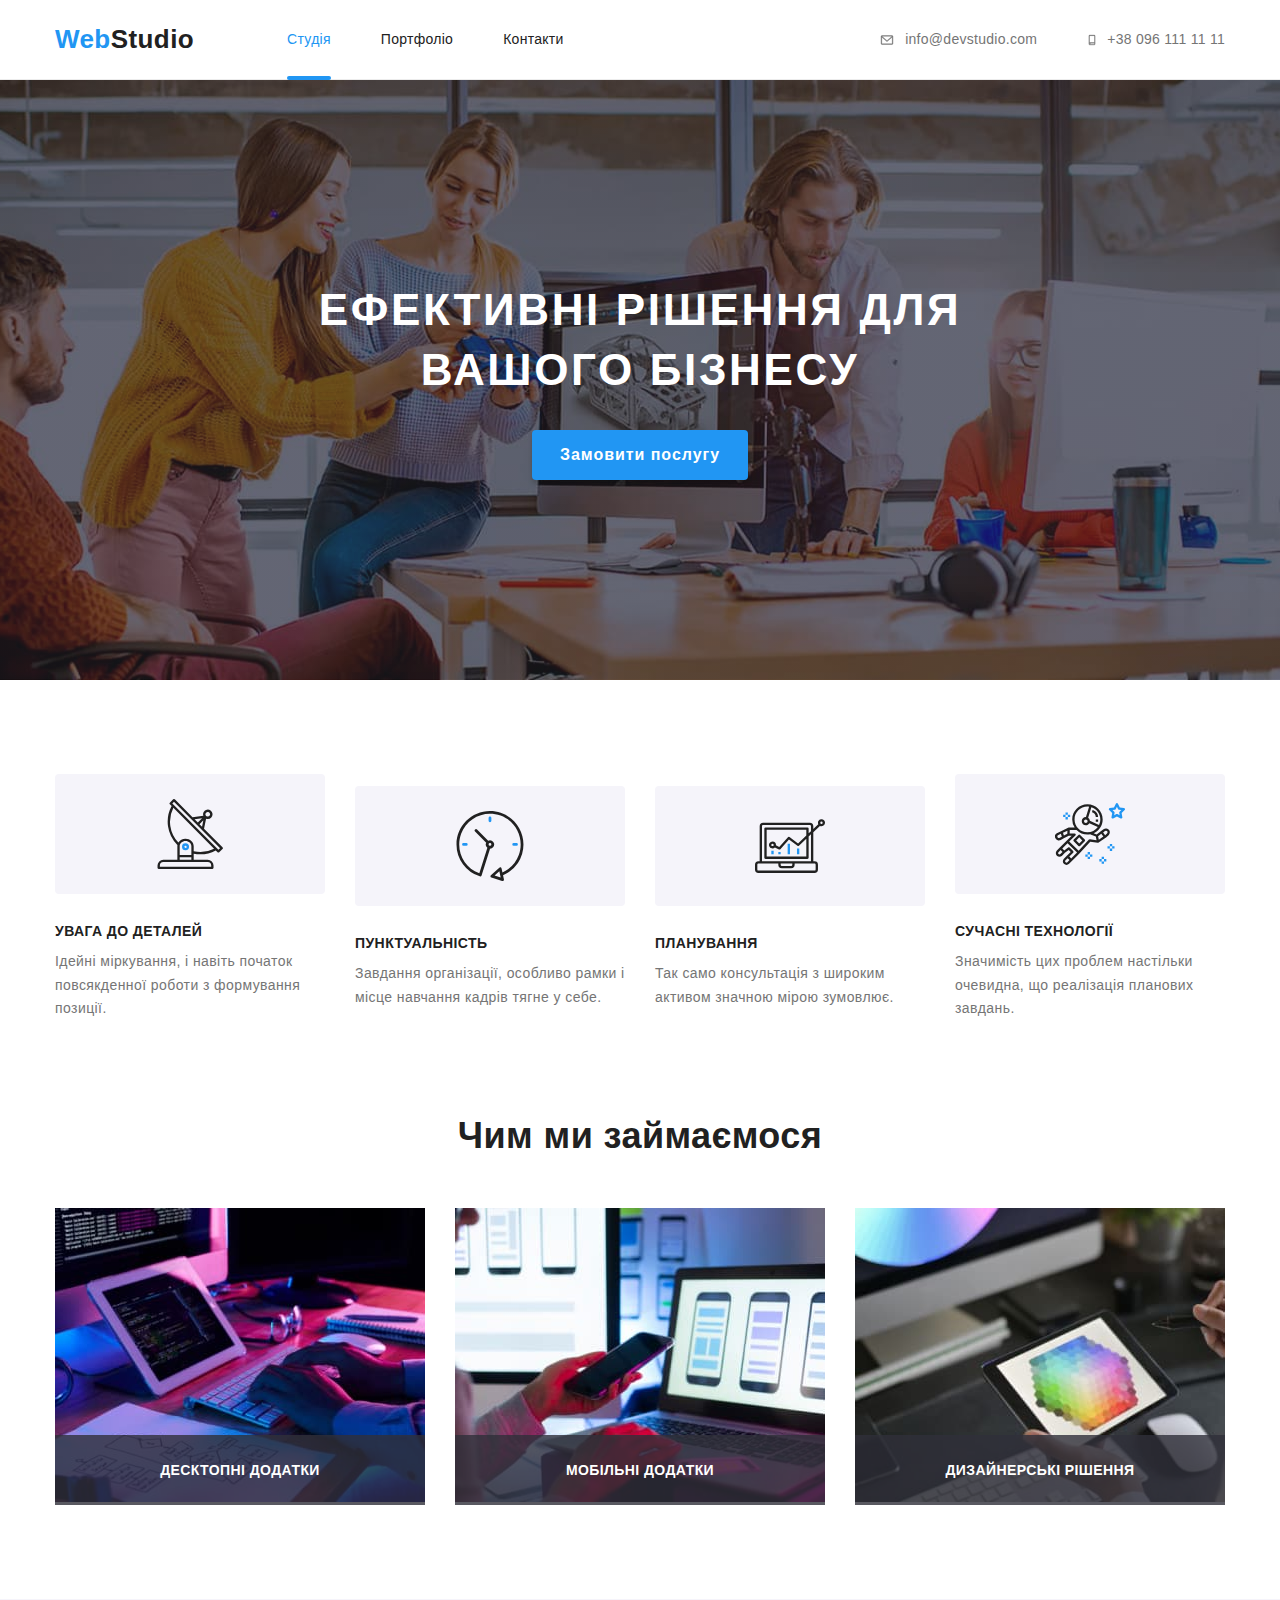
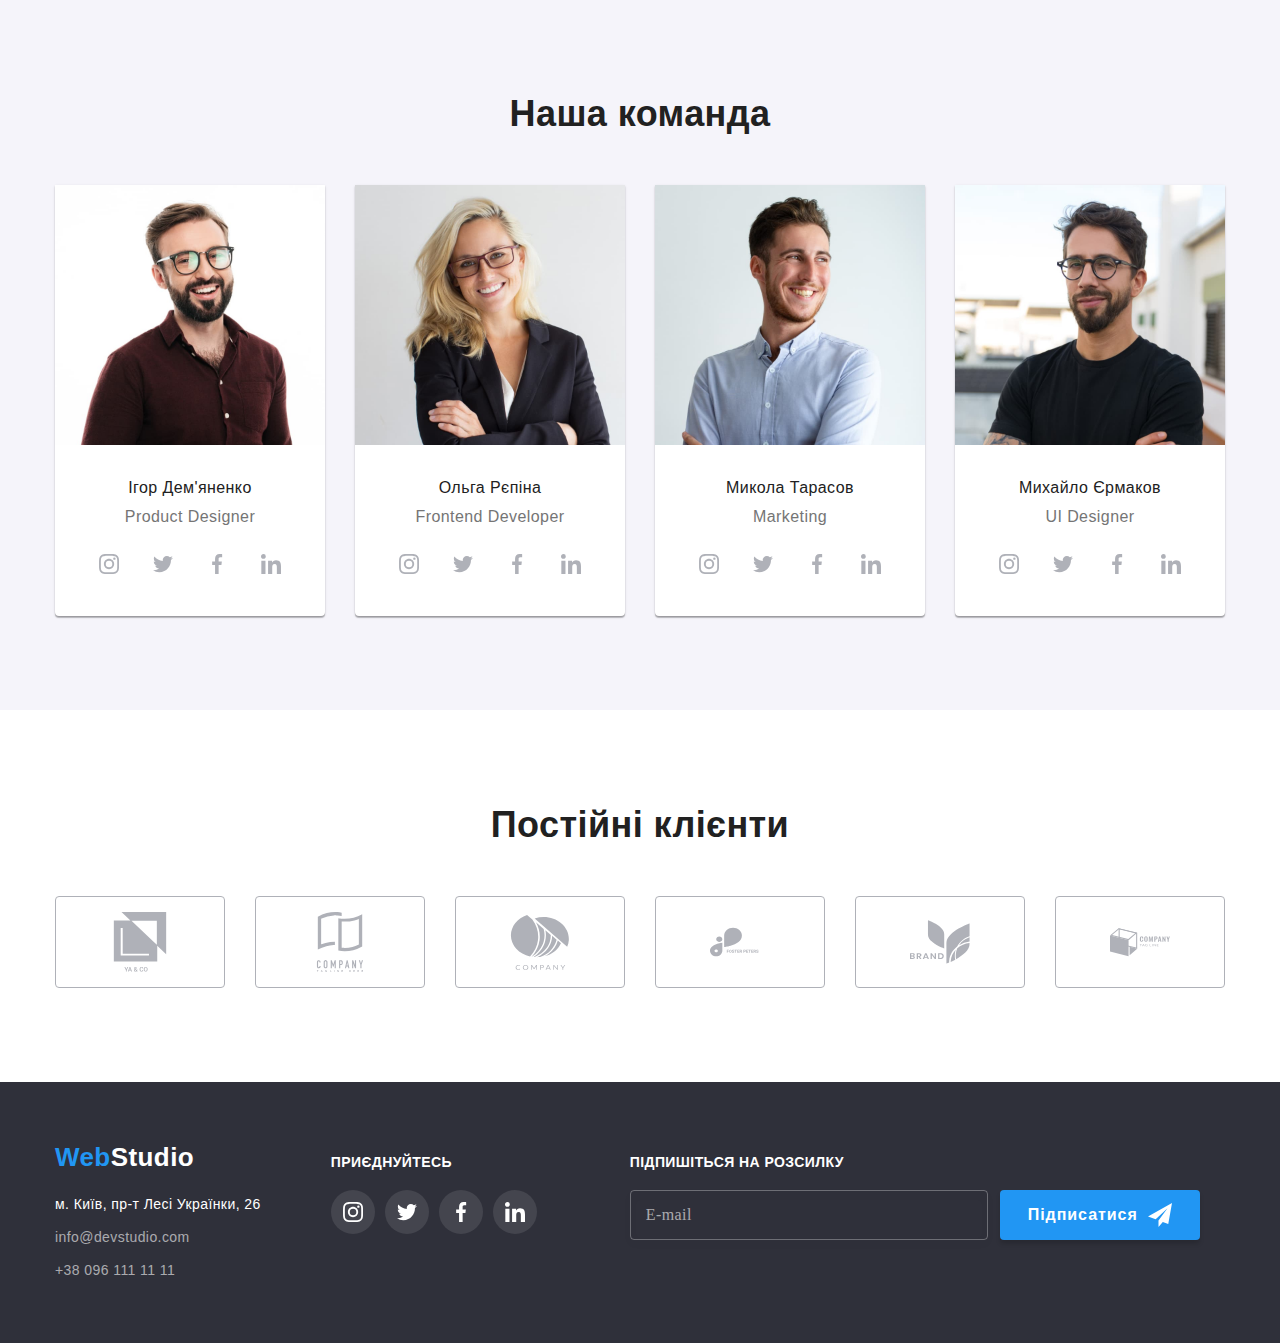
<file: index.html>
<!DOCTYPE html>
<html lang="uk">
  <head>
    <meta charset="UTF-8" />
    <meta http-equiv="X-UA-Compatible" content="IE=edge" />
    <meta name="viewport" content="width=device-width, initial-scale=1.0" />
    <title>Студія</title>
    <link
      rel="stylesheet"
      href="https://fonts.google.com/share?selection.family=Raleway:wght@700%7CRoboto:wght@400;500;700;900"
    />
    <link
      rel="stylesheet"
      href="https://cdnjs.cloudflare.com/ajax/libs/modern-normalize/1.1.0/modern-normalize.min.css"
    />
    <link rel="stylesheet" href="./css/main.min.css" />
  </head>

  <body>
    <header class="header__section">
      <div class="container header__container">
        <nav>
          <a class="link logo header__logo" href="./index.html"
            ><span class="logo--blue">Web</span
            ><span class="logo--black">Studio</span></a
          >
          <ul class="list">
            <li class="list__item">
              <a class="link link--current" href="./index.html">Студія</a>
            </li>
            <li class="list__item">
              <a class="link" href="./portfolio.html">Портфоліо</a>
            </li>
            <li class="list__item"><a class="link" href="">Контакти</a></li>
          </ul>
        </nav>
        <ul class="list contacts__list">
          <li class="list__item">
            <a class="link nav__link" href="mailto:info@devstudio.com">
              <svg class="link__icon-email" width="16" height="12">
                <use href="./images/icons.svg#icon-envelope"></use></svg
              >info@devstudio.com</a
            >
          </li>
          <li class="list__item">
            <a class="link nav__link" href="tel:+380961111111">
              <svg class="link__icon-phone" width="10" height="16">
                <use href="./images/icons.svg#icon-smartphone"></use></svg
              >+38 096 111 11 11</a
            >
          </li>
        </ul>
      </div>
    </header>
    <main>
      <section class="section hero section__hero">
        <div class="container">
          <h1>
            Ефективні рішення для <br />
            вашого бізнесу
          </h1>
          <button class="hero-btn" type="button" data-modal-open>
            Замовити послугу
          </button>
        </div>
      </section>
      <section class="peculiarities section">
        <div class="container">
          <h2 class="visially-hidden">Особливості WebStudio</h2>
          <ul class="list peculiarities__list">
            <li>
              <div class="peculiarities__thumb">
                <svg class="peculiarities__svg" width="70" height="70">
                  <use href="./images/icons.svg#icon-details1"></use>
                </svg>
              </div>
              <h3 class="peculiarities__title">УВАГА ДО ДЕТАЛЕЙ</h3>
              <p class="peculiarities__text">
                Ідейні міркування, і навіть початок повсякденної роботи з
                формування позиції.
              </p>
            </li>
            <li>
              <div class="peculiarities__thumb">
                <svg class="peculiarities__svg" width="70" height="70">
                  <use href="./images/icons.svg#icon-details2"></use>
                </svg>
              </div>
              <h3 class="peculiarities__title">ПУНКТУАЛЬНІСТЬ</h3>
              <p class="peculiarities__text">
                Завдання організації, особливо рамки і місце навчання кадрів
                тягне у себе.
              </p>
            </li>
            <li>
              <div class="peculiarities__thumb">
                <svg class="peculiarities__svg" width="70" height="70">
                  <use href="./images/icons.svg#icon-details3"></use>
                </svg>
              </div>
              <h3 class="peculiarities__title">ПЛАНУВАННЯ</h3>
              <p class="peculiarities__text">
                Так само консультація з широким активом значною мірою зумовлює.
              </p>
            </li>
            <li>
              <div class="peculiarities__thumb">
                <svg class="peculiarities__svg" width="70" height="70">
                  <use href="./images/icons.svg#icon-details4"></use>
                </svg>
              </div>
              <h3 class="peculiarities__title">СУЧАСНІ ТЕХНОЛОГІЇ</h3>
              <p class="peculiarities__text">
                Значимість цих проблем настільки очевидна, що реалізація
                планових завдань.
              </p>
            </li>
          </ul>
        </div>
      </section>
      <section class="section our-mission__section">
        <div class="container">
          <h2 class="title">Чим ми займаємося</h2>
          <ul class="list">
            <li>
              <div class="our-mission__thumb">
                <img
                  src="./images/box1.jpg"
                  alt="Створення веб-сайту відповідно до семантичного вмісту на ноутбуці"
                  width="370"
                />
                <p class="our-mission__text">Десктопні додатки</p>
              </div>
            </li>
            <li>
              <div class="our-mission__thumb">
                <img
                  src="./images/box2.jpg"
                  alt="Адаптація застосунку до мобільних пристроїв"
                  width="370"
                />
                <p class="our-mission__text">Мобільні додатки</p>
              </div>
            </li>
            <li>
              <div class="our-mission__thumb">
                <img
                  src="./images/box3.jpg"
                  alt="Графічне оформлення сайту"
                  width="370"
                />
                <p class="our-mission__text">Дизайнерські рішення</p>
              </div>
            </li>
          </ul>
        </div>
      </section>
      <section class="section section__our-team">
        <div class="container">
          <h2 class="title">Наша команда</h2>
          <ul class="list our-team__list">
            <li class="our-team__item">
              <img
                class="our-team__img"
                src="./images/demjanenko.jpg"
                alt="Ігор Дем'яненко"
                width="270"
              />
              <h3 class="our-team__title">Ігор Дем'яненко</h3>
              <p class="our-team__text">Product Designer</p>
              <ul class="social-list our-team__social-list">
                <li class="social-list__item">
                  <a class="social-list__link" href="">
                    <svg class="social-list__svg" width="20" height="20">
                      <use href="./images/icons.svg#icon-instagram"></use>
                    </svg>
                  </a>
                </li>
                <li class="social-list__item">
                  <a class="social-list__link" href="">
                    <svg class="social-list__svg" width="20" height="20">
                      <use href="./images/icons.svg#icon-twitter"></use>
                    </svg>
                  </a>
                </li>
                <li class="social-list__item">
                  <a class="social-list__link" href="">
                    <svg class="social-list__svg" width="20" height="20">
                      <use href="./images/icons.svg#icon-facebook"></use>
                    </svg>
                  </a>
                </li>
                <li class="social-list__item">
                  <a class="social-list__link" href="">
                    <svg class="social-list__svg" width="20" height="20">
                      <use href="./images/icons.svg#icon-linkedin"></use>
                    </svg>
                  </a>
                </li>
              </ul>
            </li>
            <li class="our-team__item">
              <img
                class="our-team__img"
                src="./images/repina.jpg"
                alt="Ольга Рєпіна"
                width="270"
              />
              <h3 class="our-team__title">Ольга Рєпіна</h3>
              <p class="our-team__text">Frontend Developer</p>
              <ul class="social-list our-team__social-list">
                <li class="social-list__item">
                  <a class="social-list__link" href="">
                    <svg class="social-list__svg" width="20" height="20">
                      <use href="./images/icons.svg#icon-instagram"></use>
                    </svg>
                  </a>
                </li>
                <li class="social-list__item">
                  <a class="social-list__link" href="">
                    <svg class="social-list__svg" width="20" height="20">
                      <use href="./images/icons.svg#icon-twitter"></use>
                    </svg>
                  </a>
                </li>
                <li class="social-list__item">
                  <a class="social-list__link" href="">
                    <svg class="social-list__svg" width="20" height="20">
                      <use href="./images/icons.svg#icon-facebook"></use>
                    </svg>
                  </a>
                </li>
                <li class="social-list__item">
                  <a class="social-list__link" href="">
                    <svg class="social-list__svg" width="20" height="20">
                      <use href="./images/icons.svg#icon-linkedin"></use>
                    </svg>
                  </a>
                </li>
              </ul>
            </li>
            <li class="our-team__item">
              <img
                class="our-team__img"
                src="./images/tarasov.jpg"
                alt="Микола Тарасов"
                width="270"
              />
              <h3 class="our-team__title">Микола Тарасов</h3>
              <p class="our-team__text">Marketing</p>
              <ul class="social-list our-team__social-list">
                <li class="social-list__item">
                  <a class="social-list__link" href="">
                    <svg class="social-list__svg" width="20" height="20">
                      <use href="./images/icons.svg#icon-instagram"></use>
                    </svg>
                  </a>
                </li>
                <li class="social-list__item">
                  <a class="social-list__link" href="">
                    <svg class="social-list__svg" width="20" height="20">
                      <use href="./images/icons.svg#icon-twitter"></use>
                    </svg>
                  </a>
                </li>
                <li class="social-list__item">
                  <a class="social-list__link" href="">
                    <svg class="social-list__svg" width="20" height="20">
                      <use href="./images/icons.svg#icon-facebook"></use>
                    </svg>
                  </a>
                </li>
                <li class="social-list__item">
                  <a class="social-list__link" href="">
                    <svg class="social-list__svg" width="20" height="20">
                      <use href="./images/icons.svg#icon-linkedin"></use>
                    </svg>
                  </a>
                </li>
              </ul>
            </li>
            <li class="our-team__item">
              <img
                class="our-team__img"
                src="./images/jermakov.jpg"
                alt="Михайло Єрмаков"
                width="270"
              />
              <h3 class="our-team__title">Михайло Єрмаков</h3>
              <p class="our-team__text">UI Designer</p>
              <ul class="social-list our-team__social-list">
                <li class="social-list__item">
                  <a class="social-list__link" href="">
                    <svg class="social-list__svg" width="20" height="20">
                      <use href="./images/icons.svg#icon-instagram"></use>
                    </svg>
                  </a>
                </li>
                <li class="social-list__item">
                  <a class="social-list__link" href="">
                    <svg class="social-list__svg" width="20" height="20">
                      <use href="./images/icons.svg#icon-twitter"></use>
                    </svg>
                  </a>
                </li>
                <li class="social-list__item">
                  <a class="social-list__link" href="">
                    <svg class="social-list__svg" width="20" height="20">
                      <use href="./images/icons.svg#icon-facebook"></use>
                    </svg>
                  </a>
                </li>
                <li class="social-list__item">
                  <a class="social-list__link" href="">
                    <svg class="social-list__svg" width="20" height="20">
                      <use href="./images/icons.svg#icon-linkedin"></use>
                    </svg>
                  </a>
                </li>
              </ul>
            </li>
          </ul>
        </div>
      </section>
      <section class="clients section">
        <div class="container">
          <h2 class="title">Постійні клієнти</h2>
          <ul class="clients__list">
            <li class="clients__item">
              <a class="clients__link" href="">
                <svg class="clients__svg" width="106" height="60">
                  <use href="./images/icons.svg#icon-client1"></use>
                </svg>
              </a>
            </li>
            <li class="clients__item">
              <a class="clients__link" href="">
                <svg class="clients__svg" width="106" height="60">
                  <use href="./images/icons.svg#icon-client2"></use>
                </svg>
              </a>
            </li>
            <li class="clients__item">
              <a class="clients__link" href="">
                <svg class="clients__svg" width="106" height="60">
                  <use href="./images/icons.svg#icon-client3"></use>
                </svg>
              </a>
            </li>
            <li class="clients__item">
              <a class="clients__link" href="">
                <svg class="clients__svg" width="106" height="60">
                  <use href="./images/icons.svg#icon-client4"></use>
                </svg>
              </a>
            </li>
            <li class="clients__item">
              <a class="clients__link" href="">
                <svg class="clients__svg" width="106" height="60">
                  <use href="./images/icons.svg#icon-client5"></use>
                </svg>
              </a>
            </li>
            <li class="clients__item">
              <a class="clients__link" href="">
                <svg class="clients__svg" width="106" height="60">
                  <use href="./images/icons.svg#icon-client6"></use>
                </svg>
              </a>
            </li>
          </ul>
        </div>
      </section>
    </main>
    <footer class="section footer__section">
      <div class="container footer__container">
        <div class="footer-contacts">
          <a class="link logo footer__logo" href="./index.html"
            ><span class="logo--blue">Web</span
            ><span class="logo--white">Studio</span></a
          >
          <address>
            <ul class="address-list">
              <li class="address-list__item">
                <a
                  class="link address-list__link"
                  href="https://goo.gl/maps/WLWmXLNbsvmNYWDa7"
                  target="_blank"
                  rel="noreferrer noopener nofollow"
                >
                  м. Київ, пр-т Лесі Українки, 26</a
                >
              </li>
              <li class="address-list__item">
                <a
                  class="link address-list__contacts"
                  href="mailto:info@devstudio.com"
                  >info@devstudio.com</a
                >
              </li>
              <li>
                <a class="link address-list__contacts" href="tel:+380961111111"
                  >+38 096 111 11 11</a
                >
              </li>
            </ul>
          </address>
        </div>
        <div class="footer-social-container">
          <p class="footer-social-container__text">приєднуйтесь</p>
          <ul class="social-list">
            <li class="social-list__item">
              <a class="social-list__link" href="">
                <svg class="social-list__svg" width="20" height="20">
                  <use href="./images/icons.svg#icon-instagram"></use>
                </svg>
              </a>
            </li>
            <li class="social-list__item">
              <a class="social-list__link" href="">
                <svg class="social-list__svg" width="20" height="20">
                  <use href="./images/icons.svg#icon-twitter"></use>
                </svg>
              </a>
            </li>
            <li class="social-list__item">
              <a class="social-list__link" href="">
                <svg class="social-list__svg" width="20" height="20">
                  <use href="./images/icons.svg#icon-facebook"></use>
                </svg>
              </a>
            </li>
            <li class="social-list__item">
              <a class="social-list__link" href="">
                <svg class="social-list__svg" width="20" height="20">
                  <use href="./images/icons.svg#icon-linkedin"></use>
                </svg>
              </a>
            </li>
          </ul>
        </div>
        <form class="form-mailing" autocomplete="off">
          <p class="form-mailing__text">Підпишіться на розсилку</p>
          <div class="form-mailing__thumb">
            <div class="form-mailing__field">
              <input
                class="form-mailing__input"
                type="email"
                name="mailing"
                id="mailing"
                required
              />
              <label class="form-mailing__label" for="mailing">E-mail</label>
            </div>
            <button class="hero-btn form-btn" type="submit">
              Підписатися
              <svg class="form-mailing__svg" width="24" height="24">
                <use href="./images/icons.svg#icon-form-send"></use>
              </svg>
            </button>
          </div>
        </form>
      </div>
    </footer>
    <div class="backdrop is-hidden" data-modal>
      <form class="modal" autocomplete="off">
        <button class="close-btn" type="button" data-modal-close>
          <svg class="close-btn__svg" width="30" height="30">
            <use href="./images/icons.svg#icon-form-close"></use>
          </svg>
        </button>
        <p class="modal__text">Залиште свої дані, ми вам передзвонимо</p>
        <div class="inputs-container">
          <div class="inputs-field">
            <label class="inputs-field__label" for="name">Ім'я</label>
            <input
              class="inputs-field__input"
              type="text"
              id="name"
              name="name"
              autofocus
            />
            <svg class="inputs-field__svg" width="18" height="18">
              <use href="./images/icons.svg#icon-form-person"></use>
            </svg>
          </div>
          <div class="inputs-field">
            <label class="inputs-field__label" for="tel">Телефон</label>
            <input class="inputs-field__input" type="tel" id="tel" name="tel" />
            <svg class="inputs-field__svg" width="18" height="18">
              <use href="./images/icons.svg#icon-form-phone"></use>
            </svg>
          </div>
          <div class="inputs-field">
            <label class="inputs-field__label" for="email">Пошта</label>
            <input
              class="inputs-field__input"
              type="email"
              id="email"
              name="email"
            />
            <svg class="inputs-field__svg" width="18" height="18">
              <use href="./images/icons.svg#icon-form-email"></use>
            </svg>
          </div>
          <div class="inputs-field">
            <label class="inputs-field__label" for="comment">Коментар</label>
            <textarea
              class="inputs-field__textarea inputs-field__input"
              rows="10"
              id="comment"
              name="comment"
              placeholder="Введіть текст"
            ></textarea>
          </div>
          <div class="agreement-field">
            <input
              class="agreement-field__input visially-hidden"
              type="checkbox"
              name="accept"
              id="agreement-checkbox"
            />
            <svg class="agreement-field__no-accept">
              <use href="./images/icons.svg#icon-no-accept"></use>
            </svg>
            <svg class="agreement-field__accept">
              <use href="./images/icons.svg#icon-accept"></use>
            </svg>
            <label class="agreement-field__label" for="agreement-checkbox">
              Погоджуюся з розсилкою та приймаю
              <a class="agreement-field__link" href="">Умови договору</a>
            </label>
          </div>
          <button class="hero-btn form-btn" type="submit">Відправити</button>
        </div>
      </form>
    </div>
    <script src="./js/modal.js"></script>
  </body>
</html>
</file>
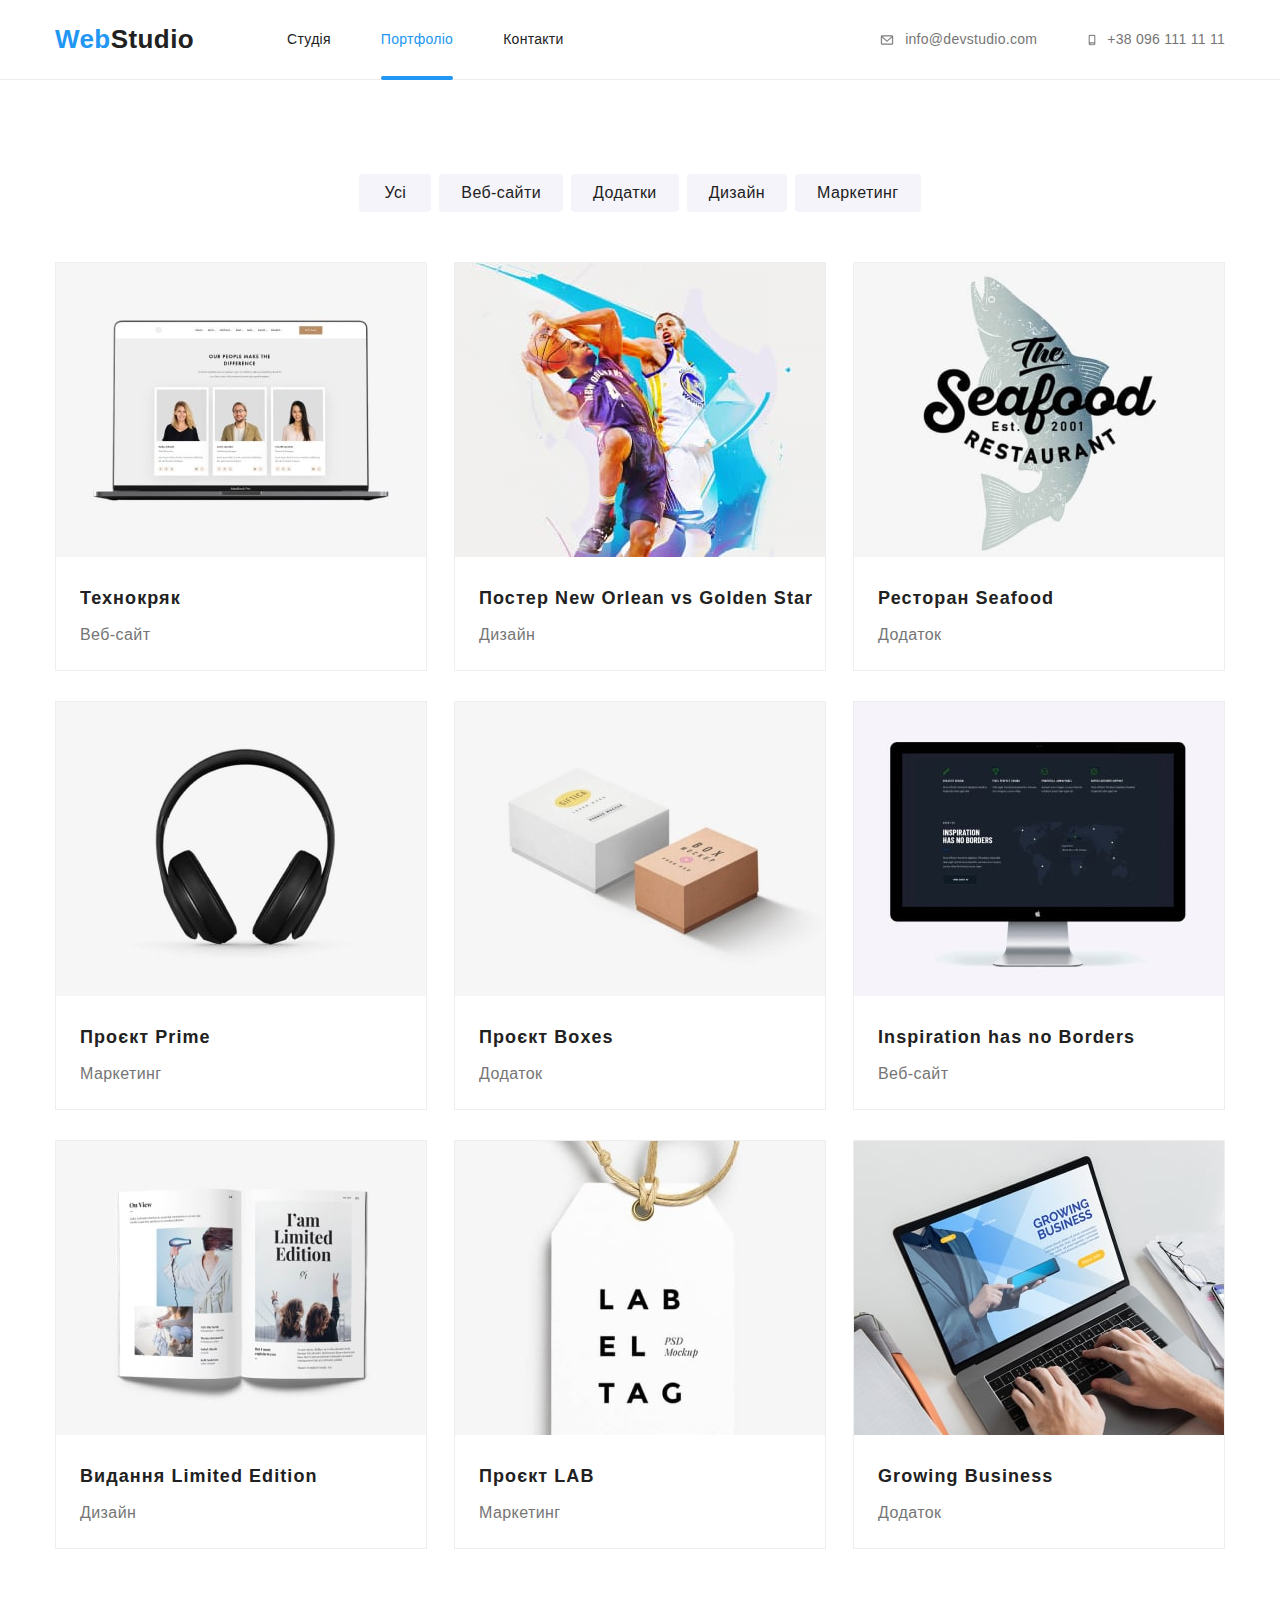
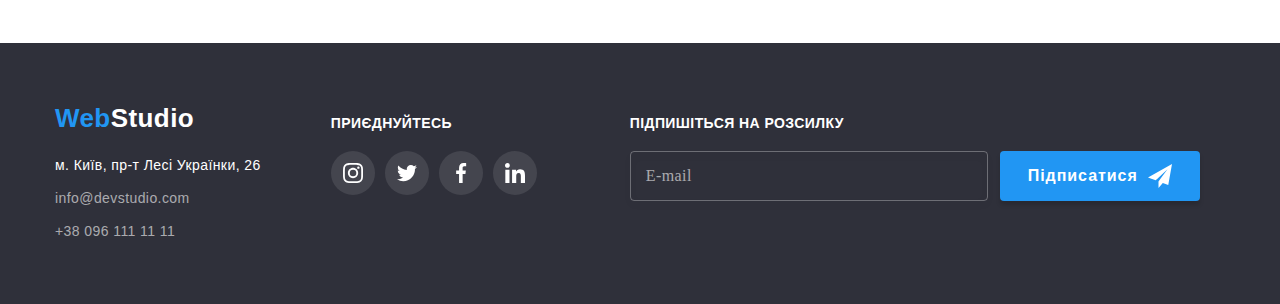
<file: portfolio.html>
<!DOCTYPE html>
<html lang="uk">
  <head>
    <meta charset="UTF-8" />
    <meta http-equiv="X-UA-Compatible" content="IE=edge" />
    <meta name="viewport" content="width=device-width, initial-scale=1.0" />
    <title>Портфоліо</title>
    <link
      rel="stylesheet"
      href="https://fonts.google.com/share?selection.family=Raleway:wght@700%7CRoboto:wght@400;500;700;900"
    />
    <link
      rel="stylesheet"
      href="https://cdnjs.cloudflare.com/ajax/libs/modern-normalize/1.1.0/modern-normalize.min.css"
    />
    <link rel="stylesheet" href="./css/main.min.css" />
  </head>

  <body>
    <header class="header__section">
      <div class="container header__container">
        <nav>
          <a class="link logo header__logo" href="./index.html"
            ><span class="logo--blue">Web</span
            ><span class="logo--black">Studio</span></a
          >
          <ul class="list">
            <li class="list__item">
              <a class="link" href="./index.html">Студія</a>
            </li>
            <li class="list__item">
              <a class="link link--current" href="./portfolio.html"
                >Портфоліо</a
              >
            </li>
            <li class="list__item"><a class="link" href="">Контакти</a></li>
          </ul>
        </nav>
        <ul class="list contacts__list">
          <li class="list__item">
            <a class="link nav__link" href="mailto:info@devstudio.com">
              <svg class="link__icon-email" width="16" height="12">
                <use href="./images/icons.svg#icon-envelope"></use></svg
              >info@devstudio.com</a
            >
          </li>
          <li class="list__item">
            <a class="link nav__link" href="tel:+380961111111">
              <svg class="link__icon-phone" width="10" height="16">
                <use href="./images/icons.svg#icon-smartphone"></use></svg
              >+38 096 111 11 11</a
            >
          </li>
        </ul>
      </div>
    </header>
    <main>
      <section class="section">
        <div class="container">
          <h1 class="visially-hidden">Приклади робіт</h1>
          <ul class="list portfolio-btns">
            <li class="portfolio-btns__item">
              <button class="filter-btn filter-btn--common" type="button">
                Усі
              </button>
            </li>
            <li class="portfolio-btns__item">
              <button class="filter-btn" type="button">Веб-сайти</button>
            </li>
            <li class="portfolio-btns__item">
              <button class="filter-btn" type="button">Додатки</button>
            </li>
            <li class="portfolio-btns__item">
              <button class="filter-btn" type="button">Дизайн</button>
            </li>
            <li class="portfolio-btns__item">
              <button class="filter-btn" type="button">Маркетинг</button>
            </li>
          </ul>
          <ul class="list portfolio">
            <li class="portfolio__item">
              <a class="portfolio__link" href="">
                <div class="portfolio__thumb">
                  <img
                    src="./images/portfolio/img1.jpg"
                    alt="Технокряк"
                    width="370"
                  />
                  <div class="portfolio-overlay">
                    <p class="portfolio-overlay__text">
                      Ресурс пропонує комплексні пропозиції з різним рівнем
                      функціоналу та сервісів. Все це дозволить відвідувачу
                      отримати вичерпні відомості про компанію чи приватну
                      особу.
                    </p>
                  </div>
                </div>
                <h2 class="portfolio__title">Технокряк</h2>
                <p class="portfolio__text">Веб-сайт</p>
              </a>
            </li>
            <li class="portfolio__item">
              <a class="portfolio__link" href="">
                <div class="portfolio__thumb">
                  <img
                    src="./images/portfolio/img2.jpg"
                    alt="Постер New Orlean vs Golden Star"
                    width="370"
                  />
                  <div class="portfolio-overlay">
                    <p class="portfolio-overlay__text">
                      Ресурс пропонує комплексні пропозиції з різним рівнем
                      функціоналу та сервісів. Все це дозволить відвідувачу
                      отримати вичерпні відомості про компанію чи приватну
                      особу.
                    </p>
                  </div>
                </div>
                <h2 class="portfolio__title">
                  Постер New Orlean vs Golden Star
                </h2>
                <p class="portfolio__text">Дизайн</p>
              </a>
            </li>
            <li class="portfolio__item">
              <a class="portfolio__link" href="">
                <div class="portfolio__thumb">
                  <img
                    src="./images/portfolio/img3.jpg"
                    alt="Ресторан Seafood"
                    width="370"
                  />
                  <div class="portfolio-overlay">
                    <p class="portfolio-overlay__text">
                      Ресурс пропонує комплексні пропозиції з різним рівнем
                      функціоналу та сервісів. Все це дозволить відвідувачу
                      отримати вичерпні відомості про компанію чи приватну
                      особу.
                    </p>
                  </div>
                </div>
                <h2 class="portfolio__title">Ресторан Seafood</h2>
                <p class="portfolio__text">Додаток</p>
              </a>
            </li>
            <li class="portfolio__item">
              <a class="portfolio__link" href="">
                <div class="portfolio__thumb">
                  <img
                    src="./images/portfolio/img4.jpg"
                    alt="Проєкт Prime"
                    width="370"
                  />
                  <div class="portfolio-overlay">
                    <p class="portfolio-overlay__text">
                      Ресурс пропонує комплексні пропозиції з різним рівнем
                      функціоналу та сервісів. Все це дозволить відвідувачу
                      отримати вичерпні відомості про компанію чи приватну
                      особу.
                    </p>
                  </div>
                </div>
                <h2 class="portfolio__title">Проєкт Prime</h2>
                <p class="portfolio__text">Маркетинг</p>
              </a>
            </li>
            <li class="portfolio__item">
              <a class="portfolio__link" href="">
                <div class="portfolio__thumb">
                  <img
                    src="./images/portfolio/img5.jpg"
                    alt="Проєкт Boxes"
                    width="370"
                  />
                  <div class="portfolio-overlay">
                    <p class="portfolio-overlay__text">
                      Ресурс пропонує комплексні пропозиції з різним рівнем
                      функціоналу та сервісів. Все це дозволить відвідувачу
                      отримати вичерпні відомості про компанію чи приватну
                      особу.
                    </p>
                  </div>
                </div>
                <h2 class="portfolio__title">Проєкт Boxes</h2>
                <p class="portfolio__text">Додаток</p>
              </a>
            </li>
            <li class="portfolio__item">
              <a class="portfolio__link" href="">
                <div class="portfolio__thumb">
                  <img
                    src="./images/portfolio/img6.jpg"
                    alt="Inspiration has no Borders"
                    width="370"
                  />
                  <div class="portfolio-overlay">
                    <p class="portfolio-overlay__text">
                      Ресурс пропонує комплексні пропозиції з різним рівнем
                      функціоналу та сервісів. Все це дозволить відвідувачу
                      отримати вичерпні відомості про компанію чи приватну
                      особу.
                    </p>
                  </div>
                </div>
                <h2 class="portfolio__title">Inspiration has no Borders</h2>
                <p class="portfolio__text">Веб-сайт</p>
              </a>
            </li>
            <li class="portfolio__item">
              <a class="portfolio__link" href="">
                <div class="portfolio__thumb">
                  <img
                    src="./images/portfolio/img7.jpg"
                    alt="Видання Limited Edition"
                    width="370"
                  />
                  <div class="portfolio-overlay">
                    <p class="portfolio-overlay__text">
                      Ресурс пропонує комплексні пропозиції з різним рівнем
                      функціоналу та сервісів. Все це дозволить відвідувачу
                      отримати вичерпні відомості про компанію чи приватну
                      особу.
                    </p>
                  </div>
                </div>
                <h2 class="portfolio__title">Видання Limited Edition</h2>
                <p class="portfolio__text">Дизайн</p>
              </a>
            </li>
            <li class="portfolio__item">
              <a class="portfolio__link" href="">
                <div class="portfolio__thumb">
                  <img
                    src="./images/portfolio/img8.jpg"
                    alt="Проєкт LAB"
                    width="370"
                  />
                  <div class="portfolio-overlay">
                    <p class="portfolio-overlay__text">
                      Ресурс пропонує комплексні пропозиції з різним рівнем
                      функціоналу та сервісів. Все це дозволить відвідувачу
                      отримати вичерпні відомості про компанію чи приватну
                      особу.
                    </p>
                  </div>
                </div>
                <h2 class="portfolio__title">Проєкт LAB</h2>
                <p class="portfolio__text">Маркетинг</p>
              </a>
            </li>
            <li class="portfolio__item">
              <a class="portfolio__link" href="">
                <div class="portfolio__thumb">
                  <img
                    src="./images/portfolio/img9.jpg"
                    alt="Growing Business"
                    width="370"
                  />
                  <div class="portfolio-overlay">
                    <p class="portfolio-overlay__text">
                      Ресурс пропонує комплексні пропозиції з різним рівнем
                      функціоналу та сервісів. Все це дозволить відвідувачу
                      отримати вичерпні відомості про компанію чи приватну
                      особу.
                    </p>
                  </div>
                </div>
                <h2 class="portfolio__title">Growing Business</h2>
                <p class="portfolio__text">Додаток</p>
              </a>
            </li>
          </ul>
        </div>
      </section>
    </main>
    <footer class="section footer__section">
      <div class="container footer__container">
        <div class="footer-contacts">
          <a class="link logo footer__logo" href="./index.html"
            ><span class="logo--blue">Web</span
            ><span class="logo--white">Studio</span></a
          >
          <address>
            <ul class="address-list">
              <li class="address-list__item">
                <a
                  class="link address-list__link"
                  href="https://goo.gl/maps/WLWmXLNbsvmNYWDa7"
                  target="_blank"
                  rel="noreferrer noopener nofollow"
                >
                  м. Київ, пр-т Лесі Українки, 26</a
                >
              </li>
              <li class="address-list__item">
                <a
                  class="link address-list__contacts"
                  href="mailto:info@devstudio.com"
                  >info@devstudio.com</a
                >
              </li>
              <li>
                <a class="link address-list__contacts" href="tel:+380961111111"
                  >+38 096 111 11 11</a
                >
              </li>
            </ul>
          </address>
        </div>
        <div class="footer-social-container">
          <p class="footer-social-container__text">приєднуйтесь</p>
          <ul class="social-list">
            <li class="social-list__item">
              <a class="social-list__link" href="">
                <svg class="social-list__svg" width="20" height="20">
                  <use href="./images/icons.svg#icon-instagram"></use>
                </svg>
              </a>
            </li>
            <li class="social-list__item">
              <a class="social-list__link" href="">
                <svg class="social-list__svg" width="20" height="20">
                  <use href="./images/icons.svg#icon-twitter"></use>
                </svg>
              </a>
            </li>
            <li class="social-list__item">
              <a class="social-list__link" href="">
                <svg class="social-list__svg" width="20" height="20">
                  <use href="./images/icons.svg#icon-facebook"></use>
                </svg>
              </a>
            </li>
            <li class="social-list__item">
              <a class="social-list__link" href="">
                <svg class="social-list__svg" width="20" height="20">
                  <use href="./images/icons.svg#icon-linkedin"></use>
                </svg>
              </a>
            </li>
          </ul>
        </div>
        <form class="form-mailing" autocomplete="off">
          <p class="form-mailing__text">Підпишіться на розсилку</p>
          <div class="form-mailing__thumb">
            <div class="form-mailing__field">
              <input
                class="form-mailing__input"
                type="email"
                name="mailing"
                id="mailing"
                required
              />
              <label class="form-mailing__label" for="mailing">E-mail</label>
            </div>
            <button class="hero-btn form-btn" type="submit">
              Підписатися
              <svg class="form-mailing__svg" width="24" height="24">
                <use href="./images/icons.svg#icon-form-send"></use>
              </svg>
            </button>
          </div>
        </form>
      </div>
    </footer>
  </body>
</html>
</file>
<file: css/main.min.css>
.our-team__list,.peculiarities__list{-webkit-box-align:start;-ms-flex-align:start;align-items:flex-start;gap:30px}body{font-family:"Roboto",sans-serif;font-size:14px;letter-spacing:.03em;color:#757575;background-color:#fff}h1,h2,h3,h4,h5,h6,p,ul{margin:0;padding:0}ul{list-style:none}.visially-hidden{position:absolute;white-space:nowrap;width:1px;height:1px;overflow:hidden;border:0;padding:0;clip:rect(0 0 0 0);-webkit-clip-path:inset(50%);clip-path:inset(50%);margin:-1px}.section{padding:94px 0px}.container{width:1200px;margin-top:0;margin-bottom:0;margin-left:auto;margin-right:auto;padding:0 15px}.title{margin-bottom:50px;font-size:36px;line-height:1.17;text-align:center;color:#212121}.list{display:-webkit-box;display:-ms-flexbox;display:flex;-webkit-box-pack:justify;-ms-flex-pack:justify;justify-content:space-between;-webkit-box-align:center;-ms-flex-align:center;align-items:center}.list__item:not(:last-child){margin-right:50px}.social-list{display:-webkit-inline-box;display:-ms-inline-flexbox;display:inline-flex;-webkit-box-pack:justify;-ms-flex-pack:justify;justify-content:space-between;width:206px;height:44px}.social-list__link{display:-webkit-box;display:-ms-flexbox;display:flex;-webkit-box-pack:center;-ms-flex-pack:center;justify-content:center;-webkit-box-align:center;-ms-flex-align:center;align-items:center;width:44px;height:44px;color:#afb1b8;background-color:rgba(255,255,255,.1);border-radius:50%;-webkit-transition:color 250ms cubic-bezier(0.4, 0, 0.2, 1),background-color 250ms cubic-bezier(0.4, 0, 0.2, 1);transition:color 250ms cubic-bezier(0.4, 0, 0.2, 1),background-color 250ms cubic-bezier(0.4, 0, 0.2, 1)}.social-list__link:hover,.social-list__link:focus{background-color:#2196f3;color:#fff}.social-list__link:not(:last-child()){margin-right:10px}.social-list__svg{fill:currentColor}.link{display:block;text-decoration:none;font-weight:500;font-size:inherit;line-height:1.14;letter-spacing:.02em;color:#212121;-webkit-transition:color 250ms cubic-bezier(0.4, 0, 0.2, 1);transition:color 250ms cubic-bezier(0.4, 0, 0.2, 1)}.link:hover,.link:focus,.link--current{color:#2196f3}.link--current{position:relative}.link--current::after{content:"";position:absolute;top:275%;left:0;width:100%;height:4px;border-radius:2px;background:currentColor}.logo{margin-right:93px;font-family:"Raleway",sans-serif;font-style:normal;font-weight:700;font-size:26px;line-height:1.19;letter-spacing:inherit}.logo--blue{color:#2196f3}.logo--black{color:#212121}.logo--white{color:#fff}.header__logo{margin-top:24px;margin-bottom:25px}.footer__logo{margin:0px 0px 20px}.hero-btn{display:block;width:216px;height:50px;border-radius:4px;margin-left:auto;margin-right:auto;font-family:inherit;font-weight:700;font-size:16px;line-height:1.88;text-align:center;letter-spacing:.06em;color:#fff;background-color:#2196f3;border:rgba(0,0,0,0);-webkit-box-shadow:0px 4px 4px rgba(0,0,0,.15);box-shadow:0px 4px 4px rgba(0,0,0,.15);-webkit-transition:background-color 250ms cubic-bezier(0.4, 0, 0.2, 1),-webkit-box-shadow 250ms cubic-bezier(0.4, 0, 0.2, 1);transition:background-color 250ms cubic-bezier(0.4, 0, 0.2, 1),-webkit-box-shadow 250ms cubic-bezier(0.4, 0, 0.2, 1);transition:background-color 250ms cubic-bezier(0.4, 0, 0.2, 1),box-shadow 250ms cubic-bezier(0.4, 0, 0.2, 1);transition:background-color 250ms cubic-bezier(0.4, 0, 0.2, 1),box-shadow 250ms cubic-bezier(0.4, 0, 0.2, 1),-webkit-box-shadow 250ms cubic-bezier(0.4, 0, 0.2, 1)}.hero-btn:active,.hero-btn:hover,.hero-btn:focus{background-color:#188ce8;-webkit-box-shadow:0px 4px 4px rgba(0,0,0,.15);box-shadow:0px 4px 4px rgba(0,0,0,.15);border-radius:4px;cursor:pointer}.form-btn{display:-webkit-box;display:-ms-flexbox;display:flex;-webkit-box-pack:center;-ms-flex-pack:center;justify-content:center;-webkit-box-align:center;-ms-flex-align:center;align-items:center;width:200px}.portfolio-btns{-webkit-box-pack:center;-ms-flex-pack:center;justify-content:center;margin-bottom:50px}.portfolio-btns__item:not(:last-child){margin-right:8px}.filter-btn{padding:6px 22px;font-family:inherit;font-weight:500;font-size:16px;line-height:1.62;text-align:center;letter-spacing:inherit;color:#212121;background-color:#f5f4fa;border-radius:4px;border:rgba(0,0,0,0);-webkit-transition:color 250ms cubic-bezier(0.4, 0, 0.2, 1),background-color 250ms cubic-bezier(0.4, 0, 0.2, 1);transition:color 250ms cubic-bezier(0.4, 0, 0.2, 1),background-color 250ms cubic-bezier(0.4, 0, 0.2, 1)}.filter-btn--common{padding-left:25px;padding-right:25px}.filter-btn:focus,.filter-btn:hover,.filter-btn:active{cursor:pointer;color:#fff;background-color:#2196f3;-webkit-box-shadow:0px 3px 1px rgba(0,0,0,.1),0px 1px 2px rgba(0,0,0,.08),0px 2px 2px rgba(0,0,0,.12);box-shadow:0px 3px 1px rgba(0,0,0,.1),0px 1px 2px rgba(0,0,0,.08),0px 2px 2px rgba(0,0,0,.12)}.close-btn{position:absolute;top:8px;right:8px;display:-webkit-box;display:-ms-flexbox;display:flex;-webkit-box-align:center;-ms-flex-align:center;align-items:center;width:30px;height:30px;background-color:rgba(0,0,0,0);border:none;cursor:pointer;outline:rgba(0,0,0,0);-webkit-transition:stroke 250ms cubic-bezier(0.4, 0, 0.2, 1);transition:stroke 250ms cubic-bezier(0.4, 0, 0.2, 1)}.close-btn__svg{fill:rgba(0,0,0,0)}.close-btn:hover .close-btn__svg,.close-btn:focus .close-btn__svg{stroke:#2196f3}.header__section{height:80px;padding:0px 0px;border-bottom:1px solid #ececec}.header__container{display:-webkit-box;display:-ms-flexbox;display:flex}nav{display:-webkit-box;display:-ms-flexbox;display:flex;-webkit-box-align:center;-ms-flex-align:center;align-items:center}.nav__link{display:-webkit-box;display:-ms-flexbox;display:flex;-webkit-box-align:center;-ms-flex-align:center;align-items:center;color:inherit}.link__icon-email,.link__icon-phone{margin-right:10px;fill:currentColor;stroke:currentColor}.contacts__list{margin-left:auto}.address-list__link{margin-bottom:9px;font-weight:inherit;line-height:1.71;letter-spacing:inherit;color:#fff}.address-list__contacts{font-weight:inherit;line-height:1.71;letter-spacing:inherit;color:rgba(255,255,255,.6)}address{font-style:normal}.address-list__item:not(:last-child){margin-bottom:9px}.footer__section{padding-top:60px;padding-bottom:60px;background-color:#2f303a}.footer__container{display:-webkit-box;display:-ms-flexbox;display:flex}.footer-contacts{margin-right:70px}.footer-social-container{margin-right:93px}.footer-social-container__text,.form-mailing__text{margin-top:12px;margin-bottom:20px;font-weight:700;line-height:1.1428571429;text-transform:uppercase;color:#fff}footer .social-list__svg{fill:#fff}.form-mailing__thumb{display:-webkit-box;display:-ms-flexbox;display:flex;-webkit-box-align:center;-ms-flex-align:center;align-items:center}.form-mailing__field{display:inline-block;position:relative;margin-right:12px}.form-mailing__input{width:358px;height:50px;padding-left:16px;color:#fff;background-color:inherit;border:1px solid rgba(255,255,255,.3);outline:rgba(0,0,0,0);-webkit-filter:drop-shadow(0px 4px 4px rgba(0, 0, 0, 0.15));filter:drop-shadow(0px 4px 4px rgba(0, 0, 0, 0.15));border-radius:4px}.form-mailing__label{display:inline-block;position:absolute;top:50%;left:16px;-webkit-transform:translateY(-50%);transform:translateY(-50%);-webkit-transition:-webkit-transform 250ms cubic-bezier(0.4, 0, 0.2, 1);transition:-webkit-transform 250ms cubic-bezier(0.4, 0, 0.2, 1);transition:transform 250ms cubic-bezier(0.4, 0, 0.2, 1);transition:transform 250ms cubic-bezier(0.4, 0, 0.2, 1), -webkit-transform 250ms cubic-bezier(0.4, 0, 0.2, 1);font-family:"Roboto";font-size:16px;line-height:1.25;color:rgba(255,255,255,.6)}.form-mailing__input:focus+.form-mailing__label{-webkit-transform:translate(-70px, -50%);transform:translate(-70px, -50%)}.form-mailing__svg{margin-left:10px}.section__hero{padding-top:200px;padding-bottom:200px;background-image:-webkit-gradient(linear, left top, left bottom, from(rgba(47, 48, 58, 0.4)), to(rgba(47, 48, 58, 0.4))),url(../images/hero-img.jpg);background-image:linear-gradient(to bottom, rgba(47, 48, 58, 0.4), rgba(47, 48, 58, 0.4)),url(../images/hero-img.jpg);background-repeat:no-repeat;background-position:center;background-size:1600px;background-color:#c4c4c4}.hero h1{margin-bottom:30px;font-weight:900;font-size:44px;line-height:1.36;letter-spacing:.06em;text-align:center;text-transform:uppercase;color:#fff}.peculiarities__thumb{display:-webkit-box;display:-ms-flexbox;display:flex;-webkit-box-pack:center;-ms-flex-pack:center;justify-content:center;-webkit-box-align:center;-ms-flex-align:center;align-items:center;width:270px;height:120px;margin-bottom:30px;background-color:#f5f4fa;border-radius:4px}.peculiarities__title{margin-bottom:10px;font-size:inherit;font-weight:700;line-height:1.14;color:#212121}.peculiarities__text{line-height:1.71}.our-mission__section{padding-top:0}.our-mission__thumb{position:relative}.our-mission__text{position:absolute;left:0;bottom:0;width:370px;padding:27px 0px;font-weight:700;line-height:1.1428571429;text-align:center;text-transform:uppercase;color:#fff;background:rgba(47,48,58,.8)}.section__our-team{background-color:#f5f4fa}.our-team__img{margin-bottom:30px}.our-team__title{margin-bottom:10px;font-weight:500;font-size:16px;line-height:1.19;text-align:center;color:#212121}.our-team__text{margin-bottom:16px;font-size:16px;line-height:1.19;text-align:center}.our-team__social-list{margin:0 32px 30px}.our-team__item{background-color:#fff;-webkit-box-shadow:0px 1px 3px rgba(0,0,0,.12),0px 1px 1px rgba(0,0,0,.14),0px 2px 1px rgba(0,0,0,.2);box-shadow:0px 1px 3px rgba(0,0,0,.12),0px 1px 1px rgba(0,0,0,.14),0px 2px 1px rgba(0,0,0,.2);border-radius:0px 0px 4px 4px}.clients__list{display:-webkit-box;display:-ms-flexbox;display:flex;-webkit-box-pack:justify;-ms-flex-pack:justify;justify-content:space-between;-webkit-box-align:center;-ms-flex-align:center;align-items:center}.clients__link{display:-webkit-box;display:-ms-flexbox;display:flex;-webkit-box-pack:center;-ms-flex-pack:center;justify-content:center;-webkit-box-align:center;-ms-flex-align:center;align-items:center;width:170px;height:92px;color:#afb1b8;-webkit-transition:color 250ms cubic-bezier(0.4, 0, 0.2, 1);transition:color 250ms cubic-bezier(0.4, 0, 0.2, 1);border:1px solid #afb1b8;border-radius:4px}.clients__link:hover,.clients__link:focus{border-color:#2196f3;color:#2196f3}.clients__svg{fill:currentColor}.backdrop{position:fixed;top:0;left:0;width:100vw;height:100vh;-webkit-transition:opacity 250ms cubic-bezier(0.4, 0, 0.2, 1),visibility 250ms cubic-bezier(0.4, 0, 0.2, 1);transition:opacity 250ms cubic-bezier(0.4, 0, 0.2, 1),visibility 250ms cubic-bezier(0.4, 0, 0.2, 1);background:rgba(0,0,0,.2)}.backdrop.is-hidden{visibility:hidden;opacity:0;pointer-events:none}.modal{position:absolute;top:50%;left:50%;min-width:528px;min-height:581px;padding-top:30px;padding-bottom:50px;background:#fff;-webkit-box-shadow:0px 1px 3px rgba(0,0,0,.12),0px 1px 1px rgba(0,0,0,.14),0px 2px 1px rgba(0,0,0,.2);box-shadow:0px 1px 3px rgba(0,0,0,.12),0px 1px 1px rgba(0,0,0,.14),0px 2px 1px rgba(0,0,0,.2);border-radius:4px;-webkit-transition:opacity 250ms cubic-bezier(0.4, 0, 0.2, 1),-webkit-transform 250ms cubic-bezier(0.4, 0, 0.2, 1);transition:opacity 250ms cubic-bezier(0.4, 0, 0.2, 1),-webkit-transform 250ms cubic-bezier(0.4, 0, 0.2, 1);transition:transform 250ms cubic-bezier(0.4, 0, 0.2, 1),opacity 250ms cubic-bezier(0.4, 0, 0.2, 1);transition:transform 250ms cubic-bezier(0.4, 0, 0.2, 1),opacity 250ms cubic-bezier(0.4, 0, 0.2, 1),-webkit-transform 250ms cubic-bezier(0.4, 0, 0.2, 1)}.backdrop.is-hidden .modal{opacity:0;-webkit-transform:translate(-50%, -50%) scale(0.4);transform:translate(-50%, -50%) scale(0.4)}.backdrop .modal{opacity:1;-webkit-transform:translate(-50%, -50%) scale(1);transform:translate(-50%, -50%) scale(1)}.modal__text{margin-bottom:12px;font-weight:700;font-size:20px;line-height:1.15;text-align:center;color:#212121}.inputs-container{width:448px;margin:0 40px}.inputs-field__label{display:block;margin-bottom:4px;font-weight:400;font-size:12px;line-height:1.1666666667;letter-spacing:.01em;color:#757575}.inputs-field{position:relative}.inputs-field__input{display:block;width:448px;height:40px;margin-bottom:10px;padding-left:42px;border:1px solid rgba(33,33,33,.2);border-radius:4px;outline:none;-webkit-transition:border 250ms cubic-bezier(0.4, 0, 0.2, 1),-webkit-box-shadow 250ms cubic-bezier(0.4, 0, 0.2, 1);transition:border 250ms cubic-bezier(0.4, 0, 0.2, 1),-webkit-box-shadow 250ms cubic-bezier(0.4, 0, 0.2, 1);transition:border 250ms cubic-bezier(0.4, 0, 0.2, 1),box-shadow 250ms cubic-bezier(0.4, 0, 0.2, 1);transition:border 250ms cubic-bezier(0.4, 0, 0.2, 1),box-shadow 250ms cubic-bezier(0.4, 0, 0.2, 1),-webkit-box-shadow 250ms cubic-bezier(0.4, 0, 0.2, 1)}.inputs-field__input:focus{border-color:#2196f3;-webkit-box-shadow:0px 4px 4px rgba(0,0,0,.15);box-shadow:0px 4px 4px rgba(0,0,0,.15)}.inputs-field__svg{display:inline-block;position:absolute;top:28px;left:12px;-webkit-transition:fill 250ms cubic-bezier(0.4, 0, 0.2, 1);transition:fill 250ms cubic-bezier(0.4, 0, 0.2, 1)}.inputs-field__input:focus+.inputs-field__svg{fill:#2196f3}.inputs-field__textarea{resize:none;height:120px;padding:12px 16px;margin-bottom:20px;font-size:12px;line-height:1.1666666667;letter-spacing:.01em}.inputs-field__textarea::-webkit-input-placeholder{color:rgba(117,117,117,.5)}.inputs-field__textarea::-moz-placeholder{color:rgba(117,117,117,.5)}.inputs-field__textarea:-ms-input-placeholder{color:rgba(117,117,117,.5)}.inputs-field__textarea::-ms-input-placeholder{color:rgba(117,117,117,.5)}.inputs-field__textarea::placeholder{color:rgba(117,117,117,.5)}.agreement-field{display:-webkit-box;display:-ms-flexbox;display:flex;-webkit-box-align:center;-ms-flex-align:center;align-items:center;position:relative;margin-left:auto;margin-right:auto;width:425px;margin:0 auto 30px}.agreement-field__label{margin-left:24px;line-height:1.7142857143;color:#757575}.agreement-field__accept,.agreement-field__no-accept{display:inline-block;position:absolute;top:50%;left:0;width:16px;height:15px;-webkit-transform:translateY(-50%);transform:translateY(-50%)}.agreement-field__accept{opacity:0;-webkit-transition:opacity 250ms cubic-bezier(0.4, 0, 0.2, 1);transition:opacity 250ms cubic-bezier(0.4, 0, 0.2, 1)}.agreement-field__input:checked~.agreement-field__accept{opacity:1}.agreement-field__no-accept{opacity:1;-webkit-transition:opacity 250ms cubic-bezier(0.4, 0, 0.2, 1);transition:opacity 250ms cubic-bezier(0.4, 0, 0.2, 1)}.agreement-field__input:checked~.agreement-field__no-accept{opacity:0}.agreement-field__link{color:#2196f3}.portfolio{-ms-flex-wrap:wrap;flex-wrap:wrap}.portfolio__title{margin-left:24px;margin-bottom:4px;font-size:18px;line-height:2;letter-spacing:.06em;color:#212121}.portfolio__text{margin-left:24px;font-size:16px;line-height:1.88;color:#757575}.portfolio__item{margin-bottom:30px}.portfolio__item:nth-child(n+7){margin-bottom:0px}.portfolio__link{display:block;overflow:hidden;padding-bottom:20px;text-decoration:none;border:1px solid #eee}.portfolio__link:hover,.portfolio__link:focus{-webkit-animation:portfolio__link-hover 250ms cubic-bezier(0.4, 0, 0.2, 1) forwards;animation:portfolio__link-hover 250ms cubic-bezier(0.4, 0, 0.2, 1) forwards}.portfolio__thumb{position:relative;margin-bottom:20px}.portfolio-overlay{position:absolute;top:0;left:0;width:100%;height:100%;-webkit-transform:translateY(150%);transform:translateY(150%);-webkit-transition:-webkit-transform 250ms cubic-bezier(0.4, 0, 0.2, 1);transition:-webkit-transform 250ms cubic-bezier(0.4, 0, 0.2, 1);transition:transform 250ms cubic-bezier(0.4, 0, 0.2, 1);transition:transform 250ms cubic-bezier(0.4, 0, 0.2, 1), -webkit-transform 250ms cubic-bezier(0.4, 0, 0.2, 1);background:rgba(33,150,243,.9)}.portfolio__link:focus .portfolio-overlay,.portfolio__link:hover .portfolio-overlay{-webkit-transform:translateY(0);transform:translateY(0)}.portfolio-overlay__text{padding:63px 24px;font-size:18px;line-height:1.56;color:#fff}@-webkit-keyframes portfolio__link-hover{from{-webkit-box-shadow:0px 1px 1px rgba(0,0,0,.12) ж;box-shadow:0px 1px 1px rgba(0,0,0,.12) ж}50%{-webkit-box-shadow:0px 1px 1px rgba(0,0,0,.12),0px 4px 4px rgba(0,0,0,.06);box-shadow:0px 1px 1px rgba(0,0,0,.12),0px 4px 4px rgba(0,0,0,.06)}to{-webkit-box-shadow:0px 1px 1px rgba(0,0,0,.12),0px 4px 4px rgba(0,0,0,.06),1px 4px 6px rgba(0,0,0,.16);box-shadow:0px 1px 1px rgba(0,0,0,.12),0px 4px 4px rgba(0,0,0,.06),1px 4px 6px rgba(0,0,0,.16)}}@keyframes portfolio__link-hover{from{-webkit-box-shadow:0px 1px 1px rgba(0,0,0,.12) ж;box-shadow:0px 1px 1px rgba(0,0,0,.12) ж}50%{-webkit-box-shadow:0px 1px 1px rgba(0,0,0,.12),0px 4px 4px rgba(0,0,0,.06);box-shadow:0px 1px 1px rgba(0,0,0,.12),0px 4px 4px rgba(0,0,0,.06)}to{-webkit-box-shadow:0px 1px 1px rgba(0,0,0,.12),0px 4px 4px rgba(0,0,0,.06),1px 4px 6px rgba(0,0,0,.16);box-shadow:0px 1px 1px rgba(0,0,0,.12),0px 4px 4px rgba(0,0,0,.06),1px 4px 6px rgba(0,0,0,.16)}}/*# sourceMappingURL=main.min.css.map */
</file>
